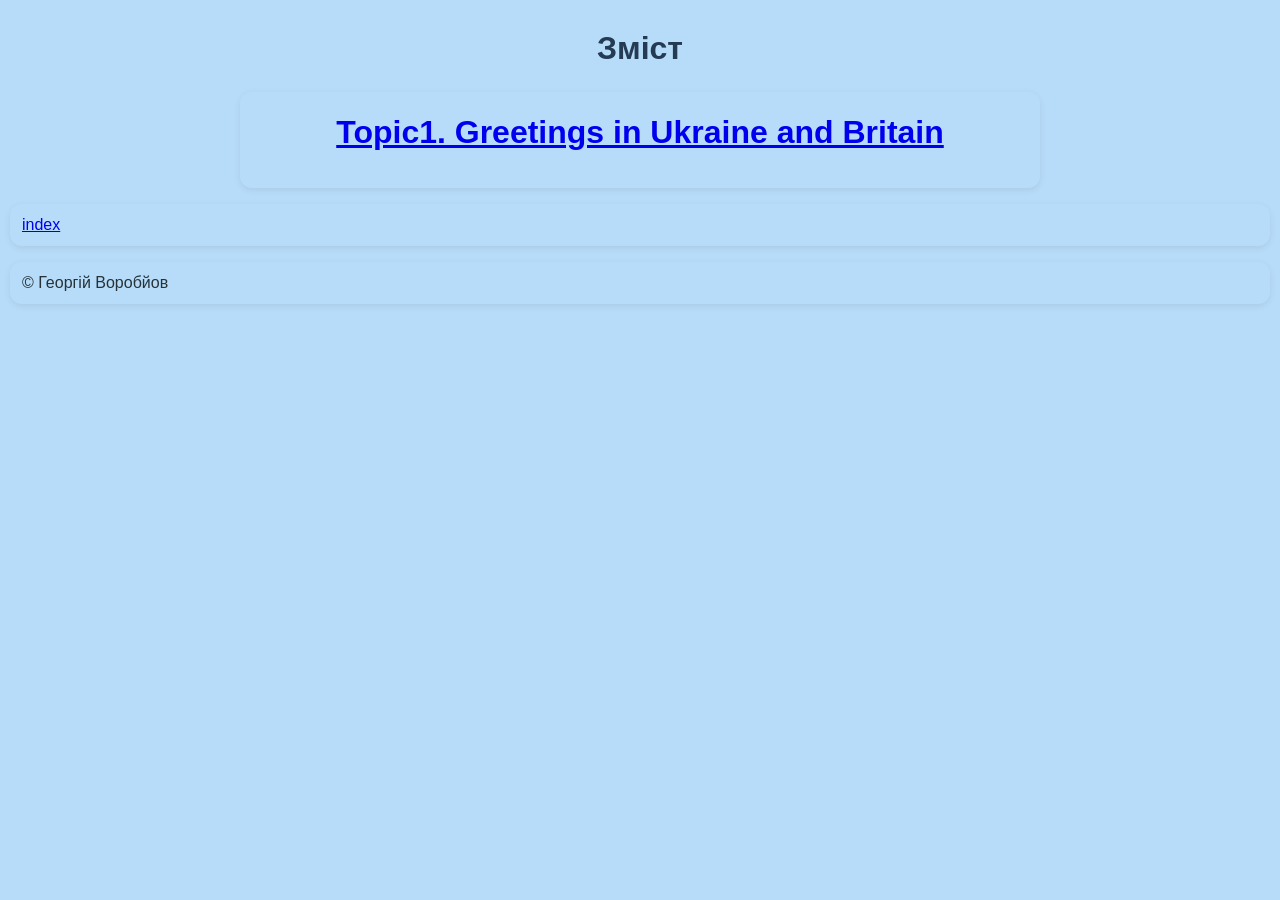
<file: index.htm>
﻿<!DOCTYPE html>
<html lang="uk">
<head>
<meta charset="UTF-8">
<meta name="viewport" content="width=device-width, initial-scale=1.0">
<link rel="stylesheet" href="style.css">
<title>Greetings in Ukraine and Britain</title>

<style>
.style1 {
	border-radius: 12px;
	box-shadow: 0 2px 7px rgba(0, 0, 0, 0.08);
	margin-bottom: 12px;
	padding: 12px;
	background-image: none;
	background-repeat: repeat;
	background-attachment: scroll;
	background-position: 0% 0%;
}
</style>
</head>

<body>

<div class="page">

    <h1>Зміст</h1>

    <div class="style1">
      
    <h2><a href="topic1.htm">Topic1. Greetings in Ukraine and Britain</a>  </h2>
    </div>

</div>
<footer>
   <p class="style1"><a href="index.htm">index</a></p>

    <p class="style1">© Георгій Воробйов</p>
</footer>

   

</body>
</html>
</file>
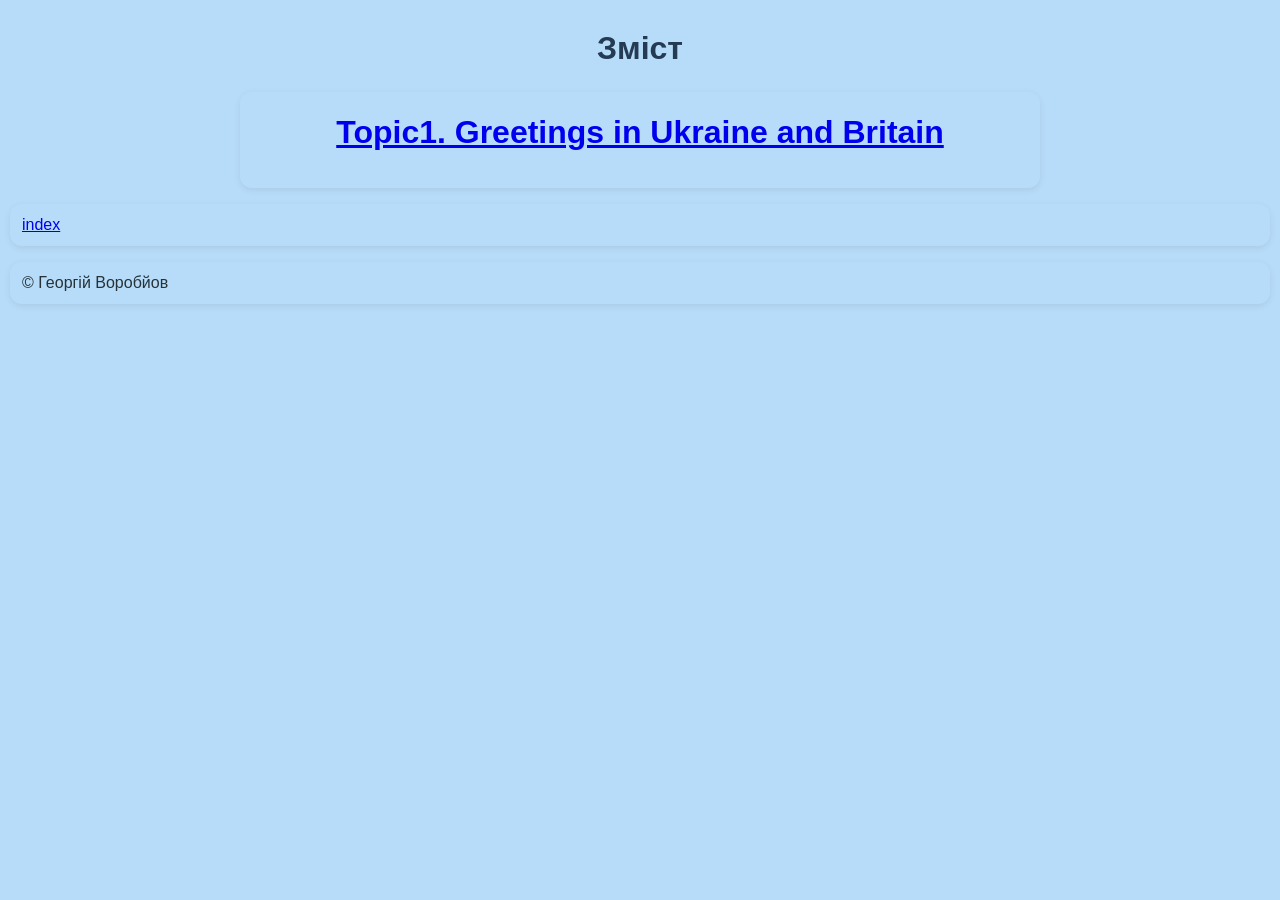
<file: index.html>
﻿<!DOCTYPE html>
<html lang="uk">
<head>
<meta charset="UTF-8">
<meta name="viewport" content="width=device-width, initial-scale=1.0">
<link rel="stylesheet" href="style.css">
<title>Greetings in Ukraine and Britain</title>

<style>
.style1 {
	border-radius: 12px;
	box-shadow: 0 2px 7px rgba(0, 0, 0, 0.08);
	margin-bottom: 12px;
	padding: 12px;
	background-image: none;
	background-repeat: repeat;
	background-attachment: scroll;
	background-position: 0% 0%;
}
</style>
</head>

<body>

<div class="page">

    <h1>Зміст</h1>

    <div class="style1">
      
    <h2><a href="topic1.htm">Topic1. Greetings in Ukraine and Britain</a>  </h2>
    </div>

</div>
<footer>
   <p class="style1"><a href="index.html">index</a></p>

    <p class="style1">© Георгій Воробйов</p>
</footer>

   

</body>
</html>
</file>
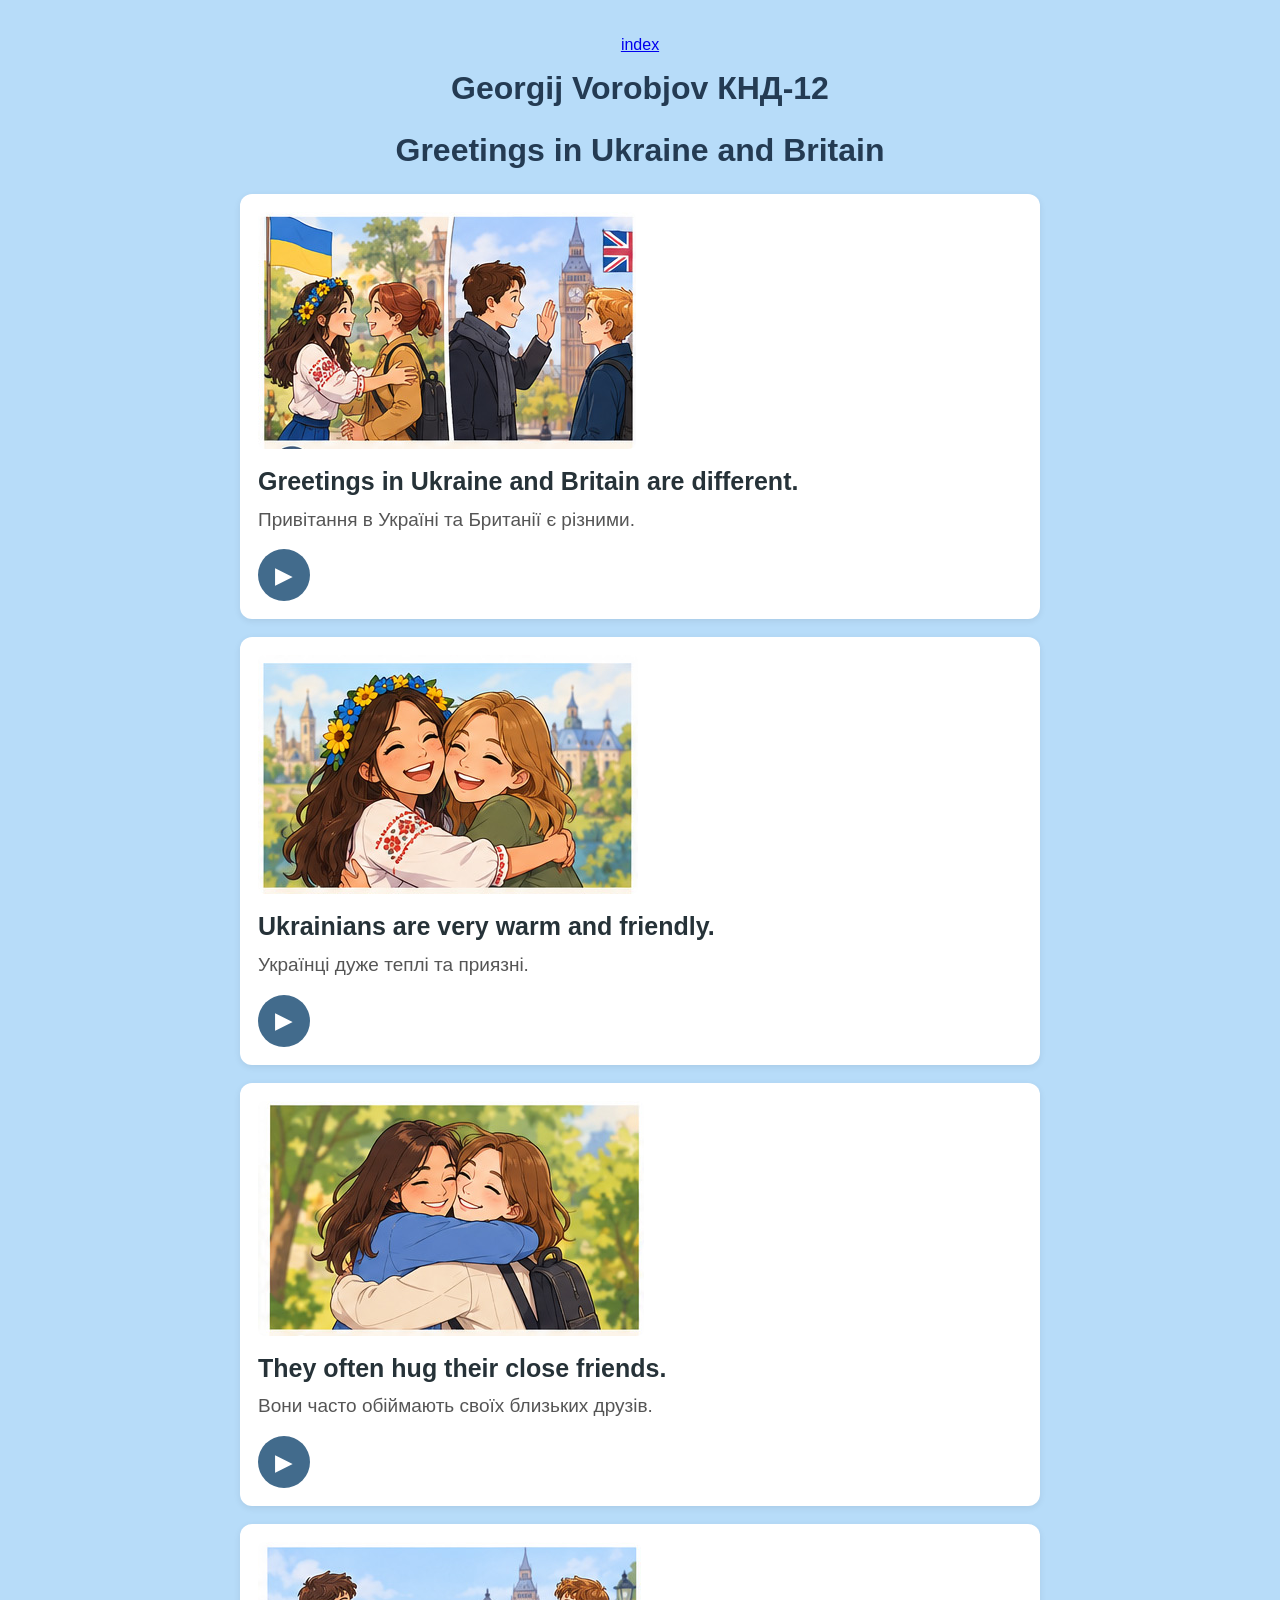
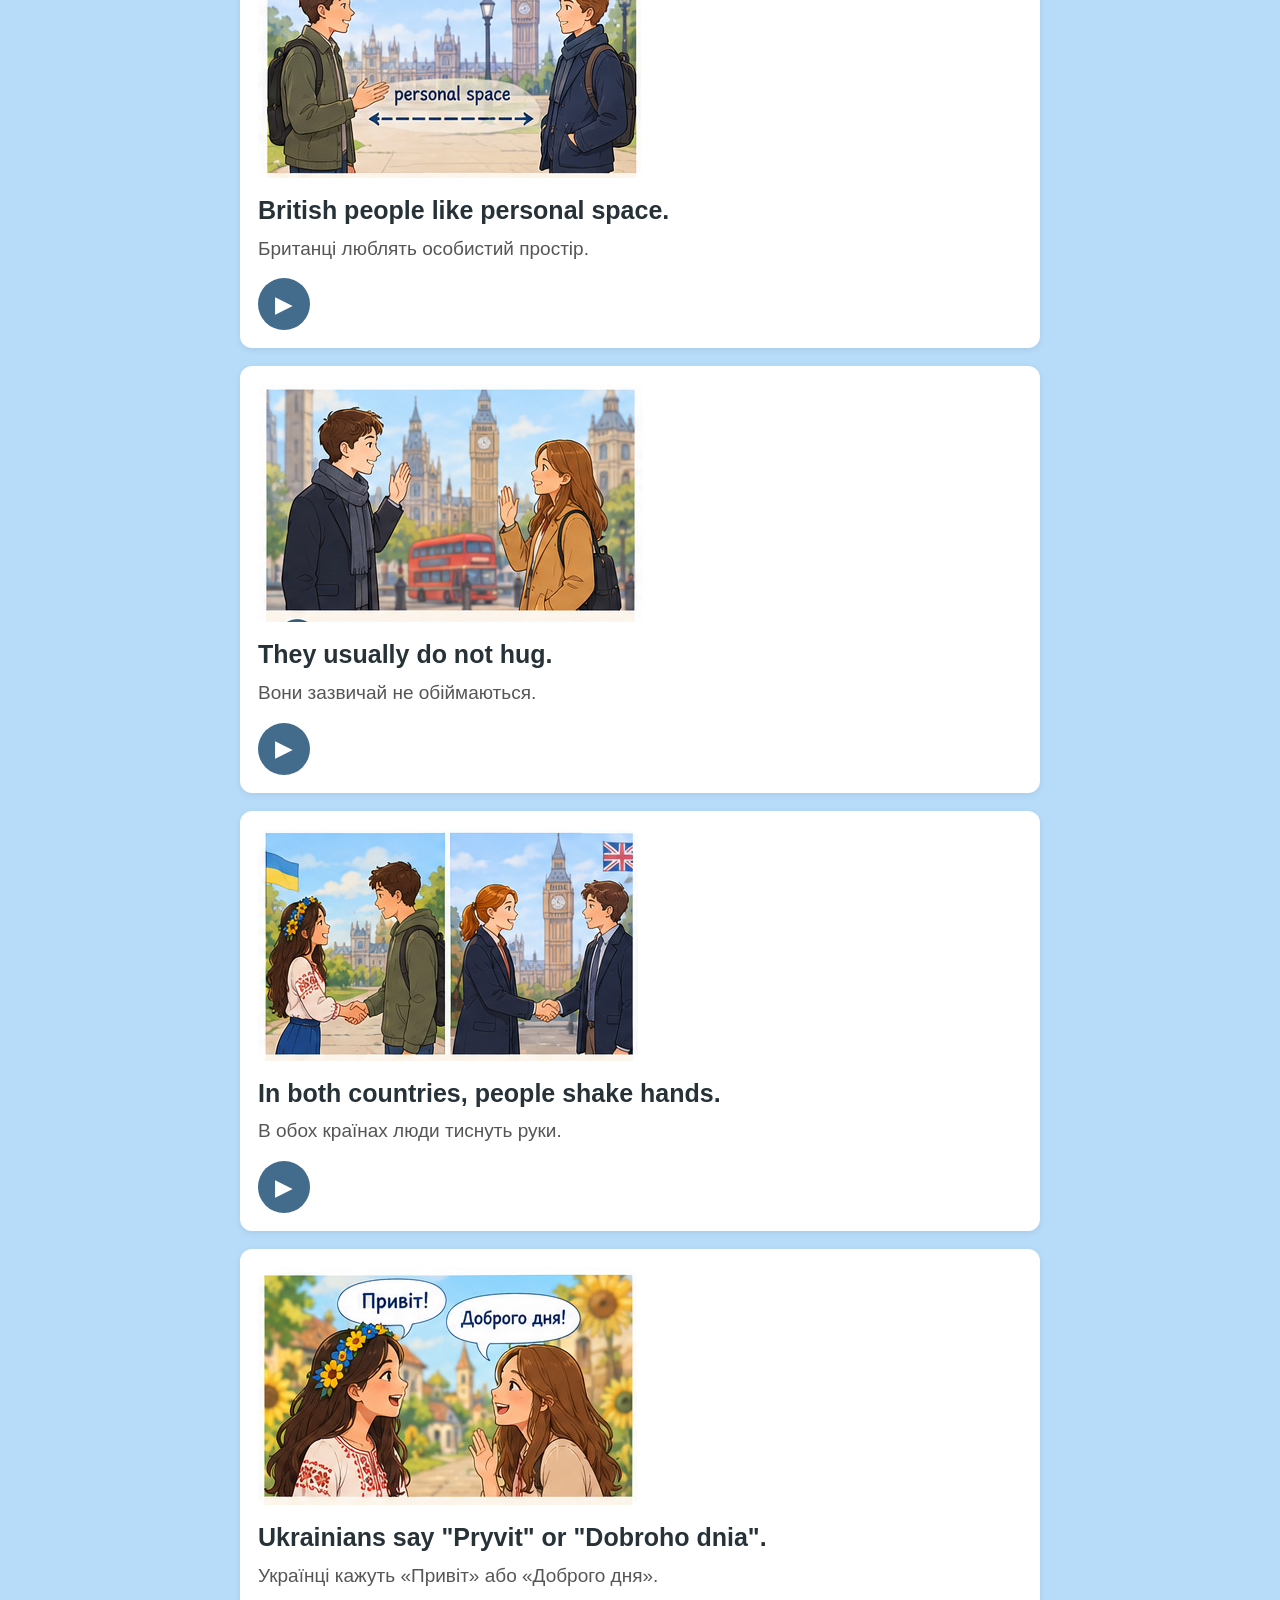
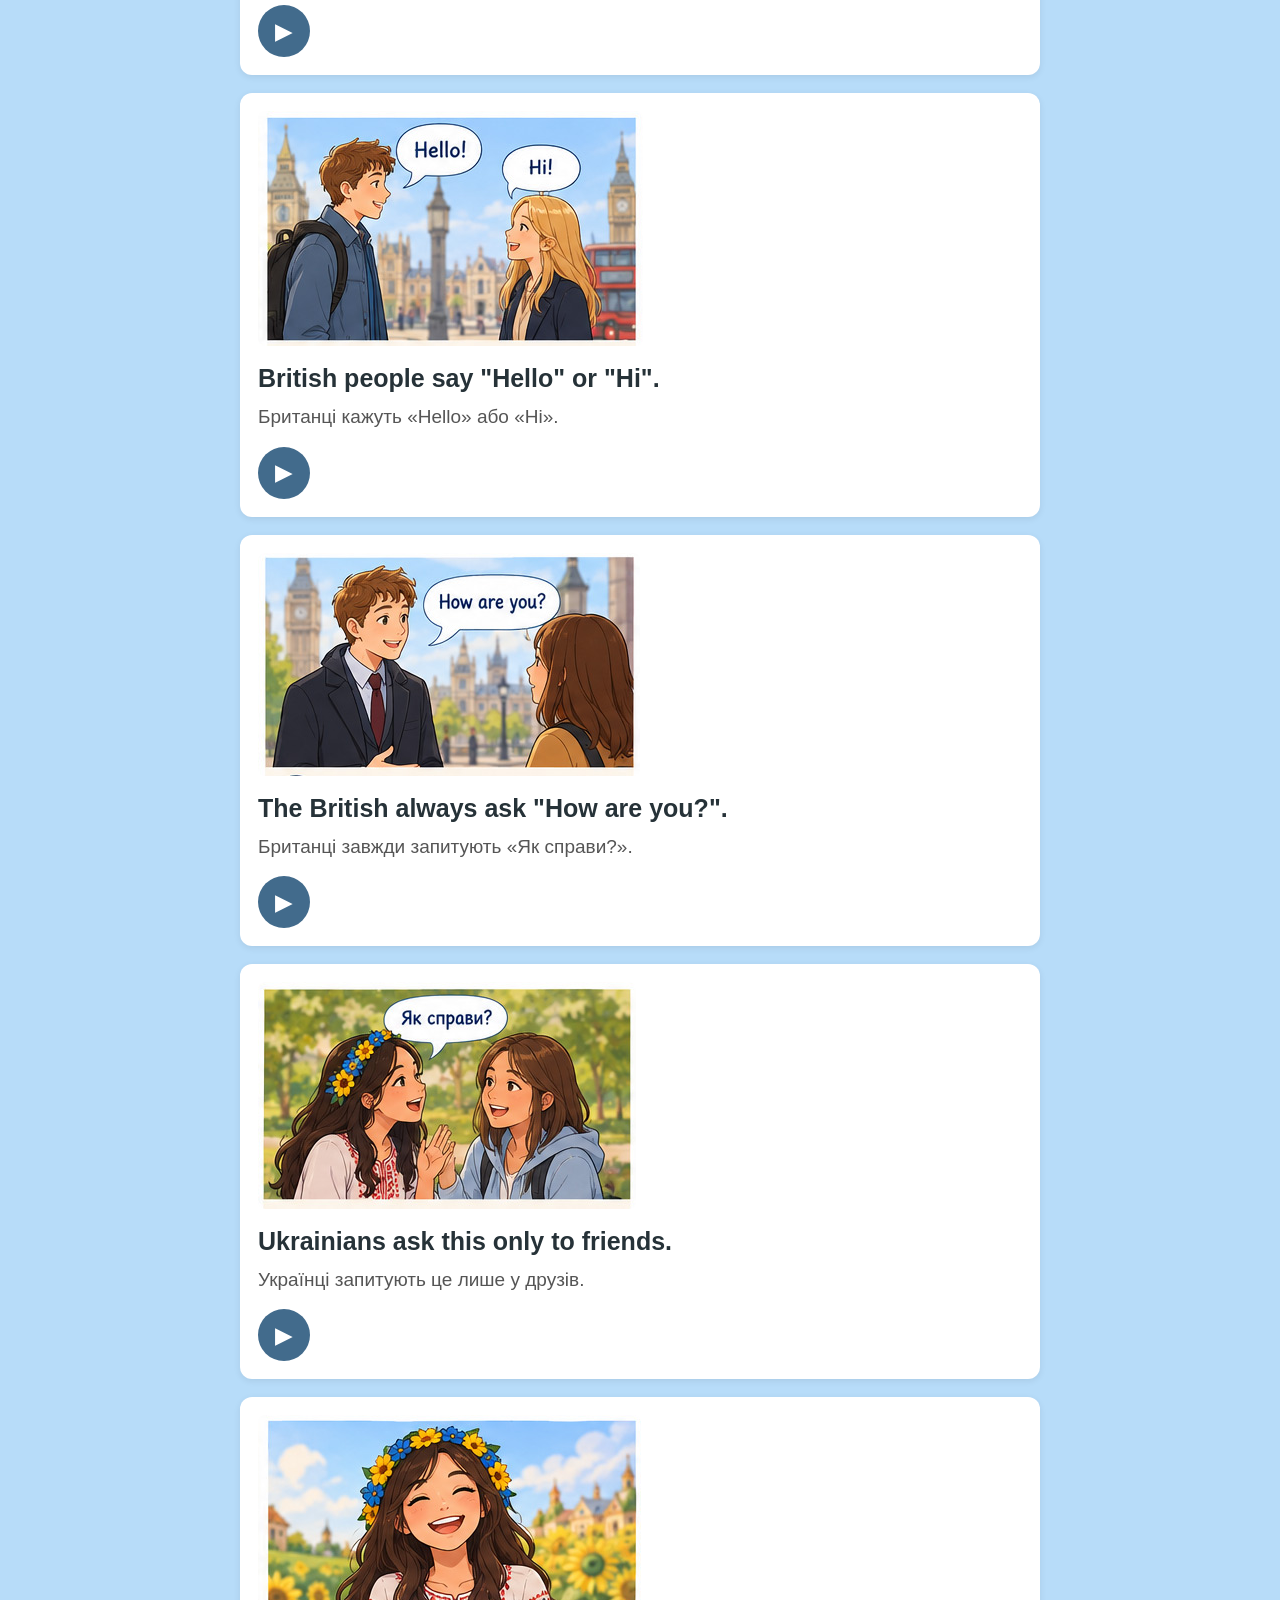
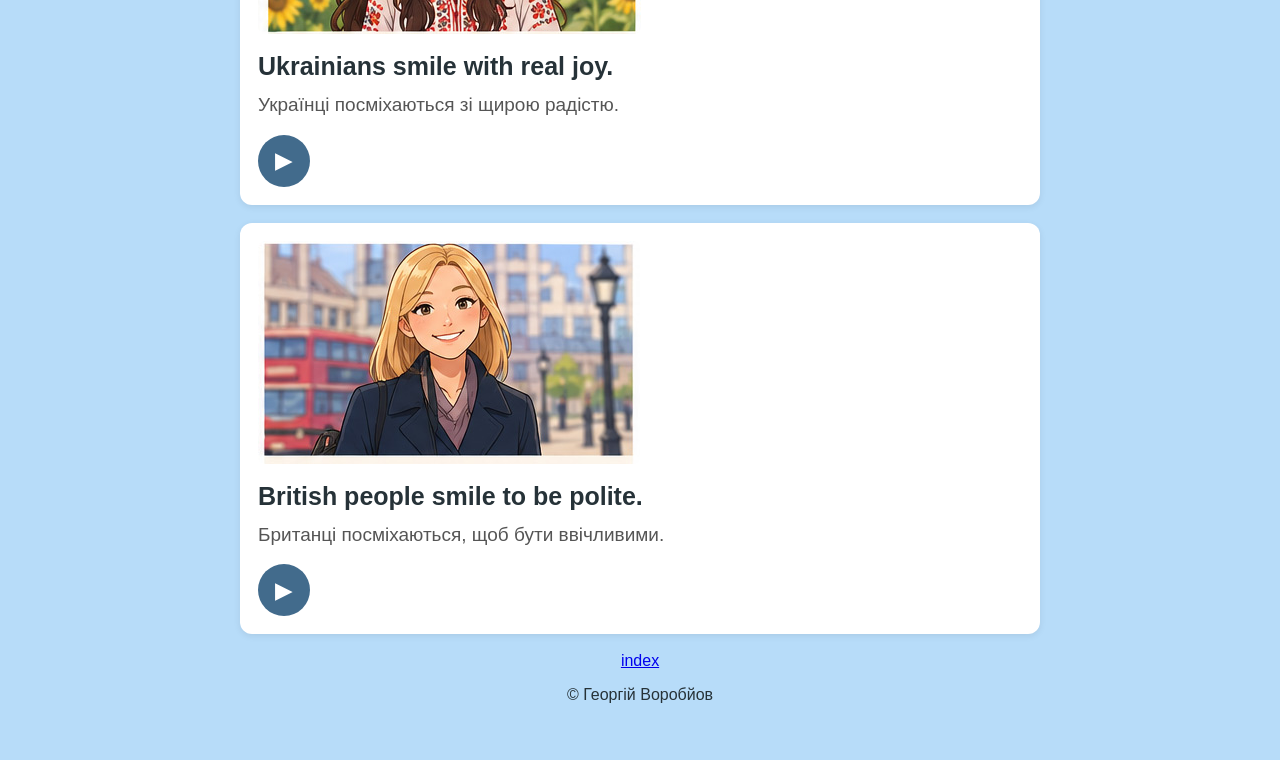
<file: topic1.htm>
﻿<!DOCTYPE html>
<html lang="uk">
<head>
<meta charset="UTF-8">
<meta name="viewport" content="width=device-width, initial-scale=1.0">
<link rel="stylesheet" href="style.css">
<title>Greetings in Ukraine and Britain</title>

<style>
.style1 {
	text-align: center;
}
</style>
</head>

<body>

<div class="page">

   <p class="style1"><a href="index.html">index</a></p>
	 <h1>Georgij Vorobjov КНД-12</h1>
 <h1>Greetings in Ukraine and Britain</h1>


    <!-- 1 -->
    <div class="block">
        <img class="picture" src="images/topic1/01.jpg" alt="Greetings in Ukraine and Britain">

        <div class="english">
            Greetings in Ukraine and Britain are different.
        </div>

        <div class="ukrainian">
            Привітання в Україні та Британії є різними.
        </div>

        <audio id="audio01" src="audio/topic1/01.mp3"></audio>

        <button class="audio-button" onclick="playAudio('audio01')" aria-label="Play audio">
            ▶
        </button>
    </div>


    <!-- 2 -->
    <div class="block">
        <img class="picture" src="images/topic1/02.jpg" alt="Ukrainians are warm and friendly">

        <div class="english">
            Ukrainians are very warm and friendly.
        </div>

        <div class="ukrainian">
            Українці дуже теплі та приязні.
        </div>

        <audio id="audio02" src="audio/topic1/02.mp3"></audio>

        <button class="audio-button" onclick="playAudio('audio02')" aria-label="Play audio">
            ▶
        </button>
    </div>


    <!-- 3 -->
    <div class="block">
        <img class="picture" src="images/topic1/03.jpg" alt="Friends hugging">

        <div class="english">
            They often hug their close friends.
        </div>

        <div class="ukrainian">
            Вони часто обіймають своїх близьких друзів.
        </div>

        <audio id="audio03" src="audio/topic1/03.mp3"></audio>

        <button class="audio-button" onclick="playAudio('audio03')" aria-label="Play audio">
            ▶
        </button>
    </div>


    <!-- 4 -->
    <div class="block">
        <img class="picture" src="images/topic1/04.jpg" alt="British people and personal space">

        <div class="english">
            British people like personal space.
        </div>

        <div class="ukrainian">
            Британці люблять особистий простір.
        </div>

        <audio id="audio04" src="audio/topic1/04.mp3"></audio>

        <button class="audio-button" onclick="playAudio('audio04')" aria-label="Play audio">
            ▶
        </button>
    </div>


    <!-- 5 -->
    <div class="block">
        <img class="picture" src="images/topic1/05.jpg" alt="British people greeting">

        <div class="english">
            They usually do not hug.
        </div>

        <div class="ukrainian">
            Вони зазвичай не обіймаються.
        </div>

        <audio id="audio05" src="audio/topic1/05.mp3"></audio>

        <button class="audio-button" onclick="playAudio('audio05')" aria-label="Play audio">
            ▶
        </button>
    </div>


    <!-- 6 -->
    <div class="block">
        <img class="picture" src="images/topic1/06.jpg" alt="People shaking hands">

        <div class="english">
            In both countries, people shake hands.
        </div>

        <div class="ukrainian">
            В обох країнах люди тиснуть руки.
        </div>

        <audio id="audio06" src="audio/topic1/06.mp3"></audio>

        <button class="audio-button" onclick="playAudio('audio06')" aria-label="Play audio">
            ▶
        </button>
    </div>


    <!-- 7 -->
    <div class="block">
        <img class="picture" src="images/topic1/07.jpg" alt="Ukrainian greetings">

        <div class="english">
            Ukrainians say "Pryvit" or "Dobroho dnia".
        </div>

        <div class="ukrainian">
            Українці кажуть «Привіт» або «Доброго дня».
        </div>

        <audio id="audio07" src="audio/topic1/07.mp3"></audio>

        <button class="audio-button" onclick="playAudio('audio07')" aria-label="Play audio">
            ▶
        </button>
    </div>


    <!-- 8 -->
    <div class="block">
        <img class="picture" src="images/topic1/08.jpg" alt="British greetings">

        <div class="english">
            British people say "Hello" or "Hi".
        </div>

        <div class="ukrainian">
            Британці кажуть «Hello» або «Hi».
        </div>

        <audio id="audio08" src="audio/topic1/08.mp3"></audio>

        <button class="audio-button" onclick="playAudio('audio08')" aria-label="Play audio">
            ▶
        </button>
    </div>


    <!-- 9 -->
    <div class="block">
        <img class="picture" src="images/topic1/09.jpg" alt="How are you">

        <div class="english">
            The British always ask "How are you?".
        </div>

        <div class="ukrainian">
            Британці завжди запитують «Як справи?».
        </div>

        <audio id="audio09" src="audio/topic1/09.mp3"></audio>

        <button class="audio-button" onclick="playAudio('audio09')" aria-label="Play audio">
            ▶
        </button>
    </div>


    <!-- 10 -->
    <div class="block">
        <img class="picture" src="images/topic1/10.jpg" alt="Ukrainians asking friends">

        <div class="english">
            Ukrainians ask this only to friends.
        </div>

        <div class="ukrainian">
            Українці запитують це лише у друзів.
        </div>

        <audio id="audio10" src="audio/topic1/10.mp3"></audio>

        <button class="audio-button" onclick="playAudio('audio10')" aria-label="Play audio">
            ▶
        </button>
    </div>


    <!-- 11 -->
    <div class="block">
        <img class="picture" src="images/topic1/11.jpg" alt="Ukrainian smile">

        <div class="english">
            Ukrainians smile with real joy.
        </div>

        <div class="ukrainian">
            Українці посміхаються зі щирою радістю.
        </div>

        <audio id="audio11" src="audio/topic1/11.mp3"></audio>

        <button class="audio-button" onclick="playAudio('audio11')" aria-label="Play audio">
            ▶
        </button>
    </div>


    <!-- 12 -->
    <div class="block">
        <img class="picture" src="images/topic1/12.jpg" alt="British polite smile">

        <div class="english">
            British people smile to be polite.
        </div>

        <div class="ukrainian">
            Британці посміхаються, щоб бути ввічливими.
        </div>

        <audio id="audio12" src="audio/topic1/12.mp3"></audio>

        <button class="audio-button" onclick="playAudio('audio12')" aria-label="Play audio">
            ▶
        </button>
    </div>
   
</div>


<script>

    function playAudio(id) {

        // Зупиняємо всі інші аудіо
        const allAudio = document.querySelectorAll("audio");

        allAudio.forEach(function(audio) {
            audio.pause();
            audio.currentTime = 0;
        });

        // Запускаємо потрібне
        const audio = document.getElementById(id);

        audio.play();
    }

</script>
	<footer>
   <p class="style1"><a href="index.html">index</a></p>

    <p class="style1">© Георгій Воробйов</p>
</footer>


</body>
</html>
</file>
<file: style.css>
﻿    * {
        box-sizing: border-box;
    }

    body {
        margin: 0;
        padding: 20px 10px 40px;
        background: #B7DCF9;
        font-family: Arial, sans-serif;
        color: #263238;
    }

    .page {
        max-width: 800px;
        margin: 0 auto;
    }

    h1 {
        text-align: center;
        font-size: 32px;
        margin: 10px 0 25px;
        color: #243b53;
    }
    
       h2 {
        text-align: center;
        font-size: 32px;
        margin: 10px 0 25px;
        color: #243b53;
    }


    .block {
        background: white;
        border-radius: 12px;
        padding: 18px;
        margin-bottom: 18px;
        box-shadow: 0 2px 7px rgba(0, 0, 0, 0.08);
    }

    .picture {
        max-width: 100%;
    height: auto;
        display: block;
        border-radius: 8px;
        margin-bottom: 16px;
    }

    .english {
        font-size: 25px;
        line-height: 1.35;
        font-weight: bold;
        margin-bottom: 8px;
    }

    .ukrainian {
        font-size: 19px;
        line-height: 1.4;
        color: #555;
        margin-bottom: 16px;
    }

    .audio-button {
        width: 52px;
        height: 52px;
        border: none;
        border-radius: 50%;
        background: #426b8c;
        color: white;
        font-size: 23px;
        cursor: pointer;
        display: flex;
        align-items: center;
        justify-content: center;
    }

    .audio-button:hover {
        background: #315875;
    }

    .audio-button:active {
        transform: scale(0.95);
    }

    @media (max-width: 600px) {

        body {
            padding: 10px 6px 30px;
        }

        h1 {
            font-size: 25px;
            margin-bottom: 18px;
        }

        .block {
            padding: 12px;
            margin-bottom: 12px;
        }

        .english {
            font-size: 21px;
        }

        .ukrainian {
            font-size: 17px;}
        footer {
    text-align: center;
}

    }
</file>
